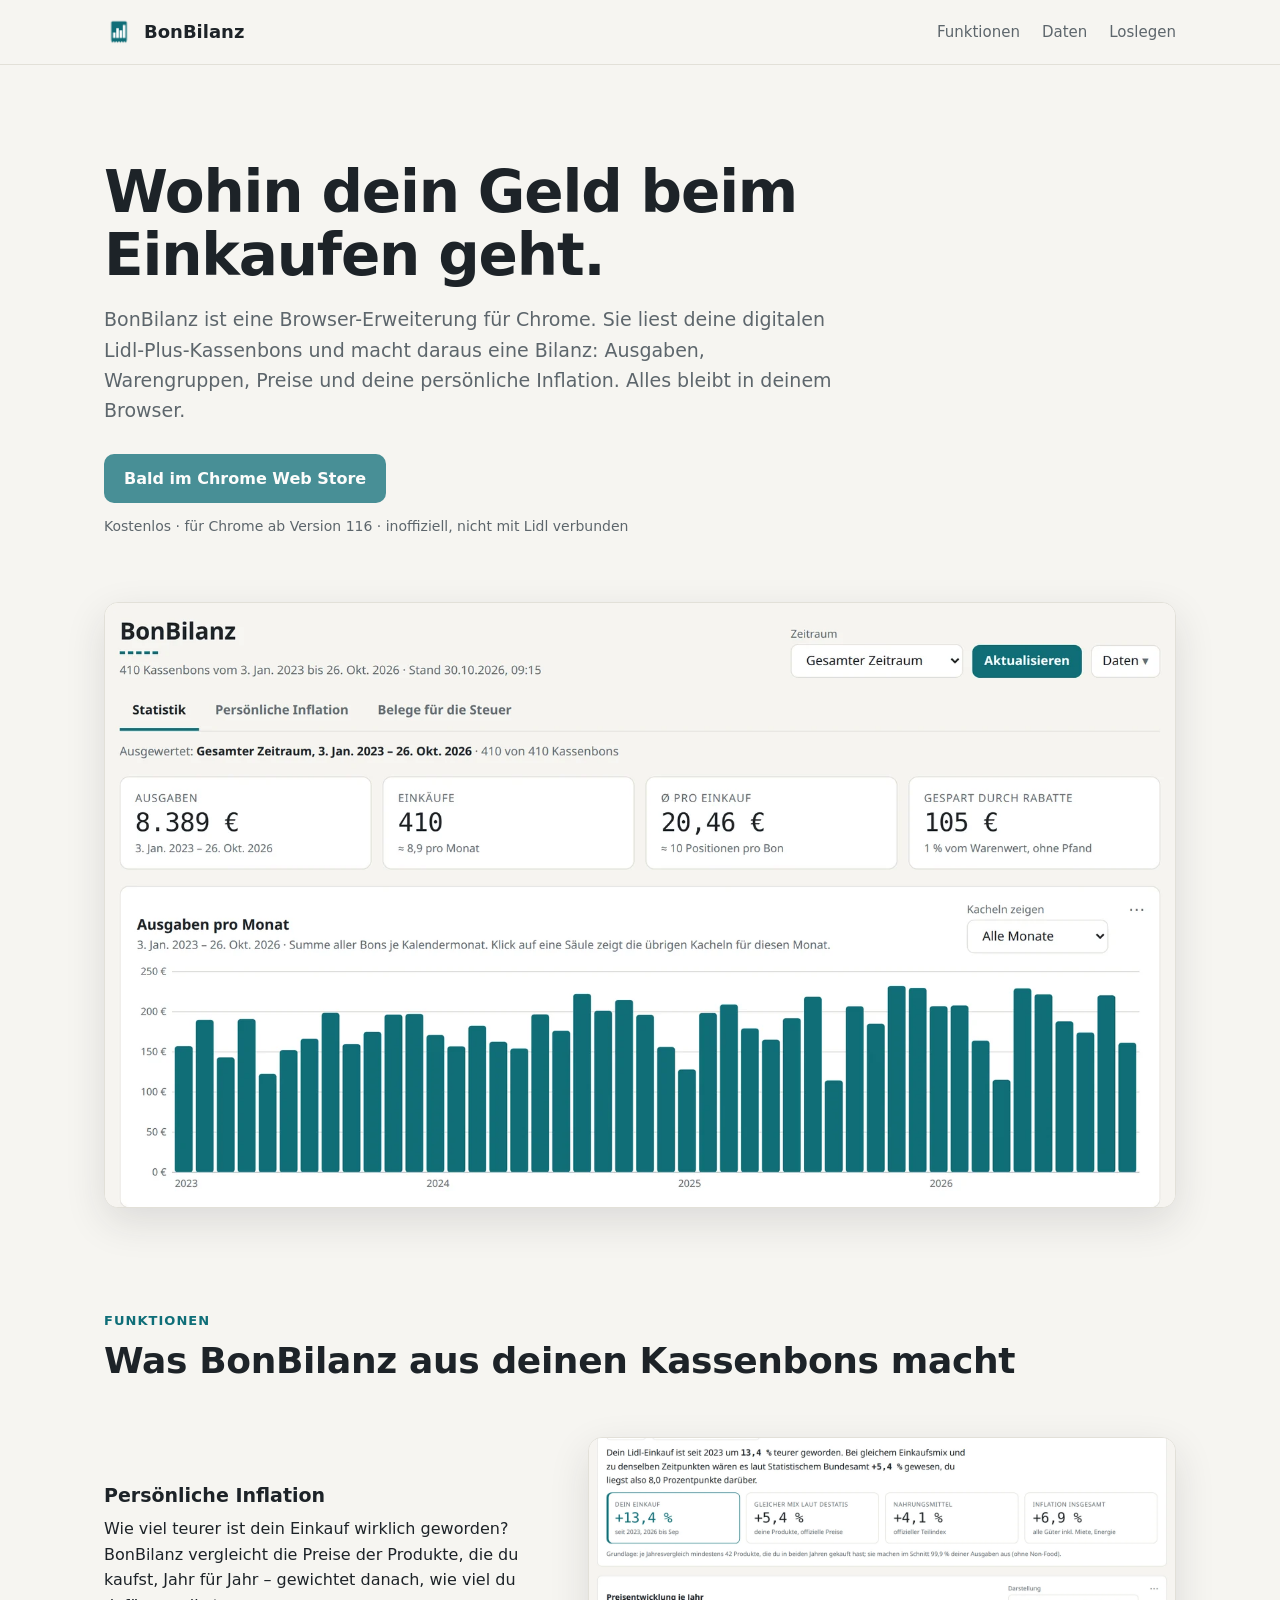
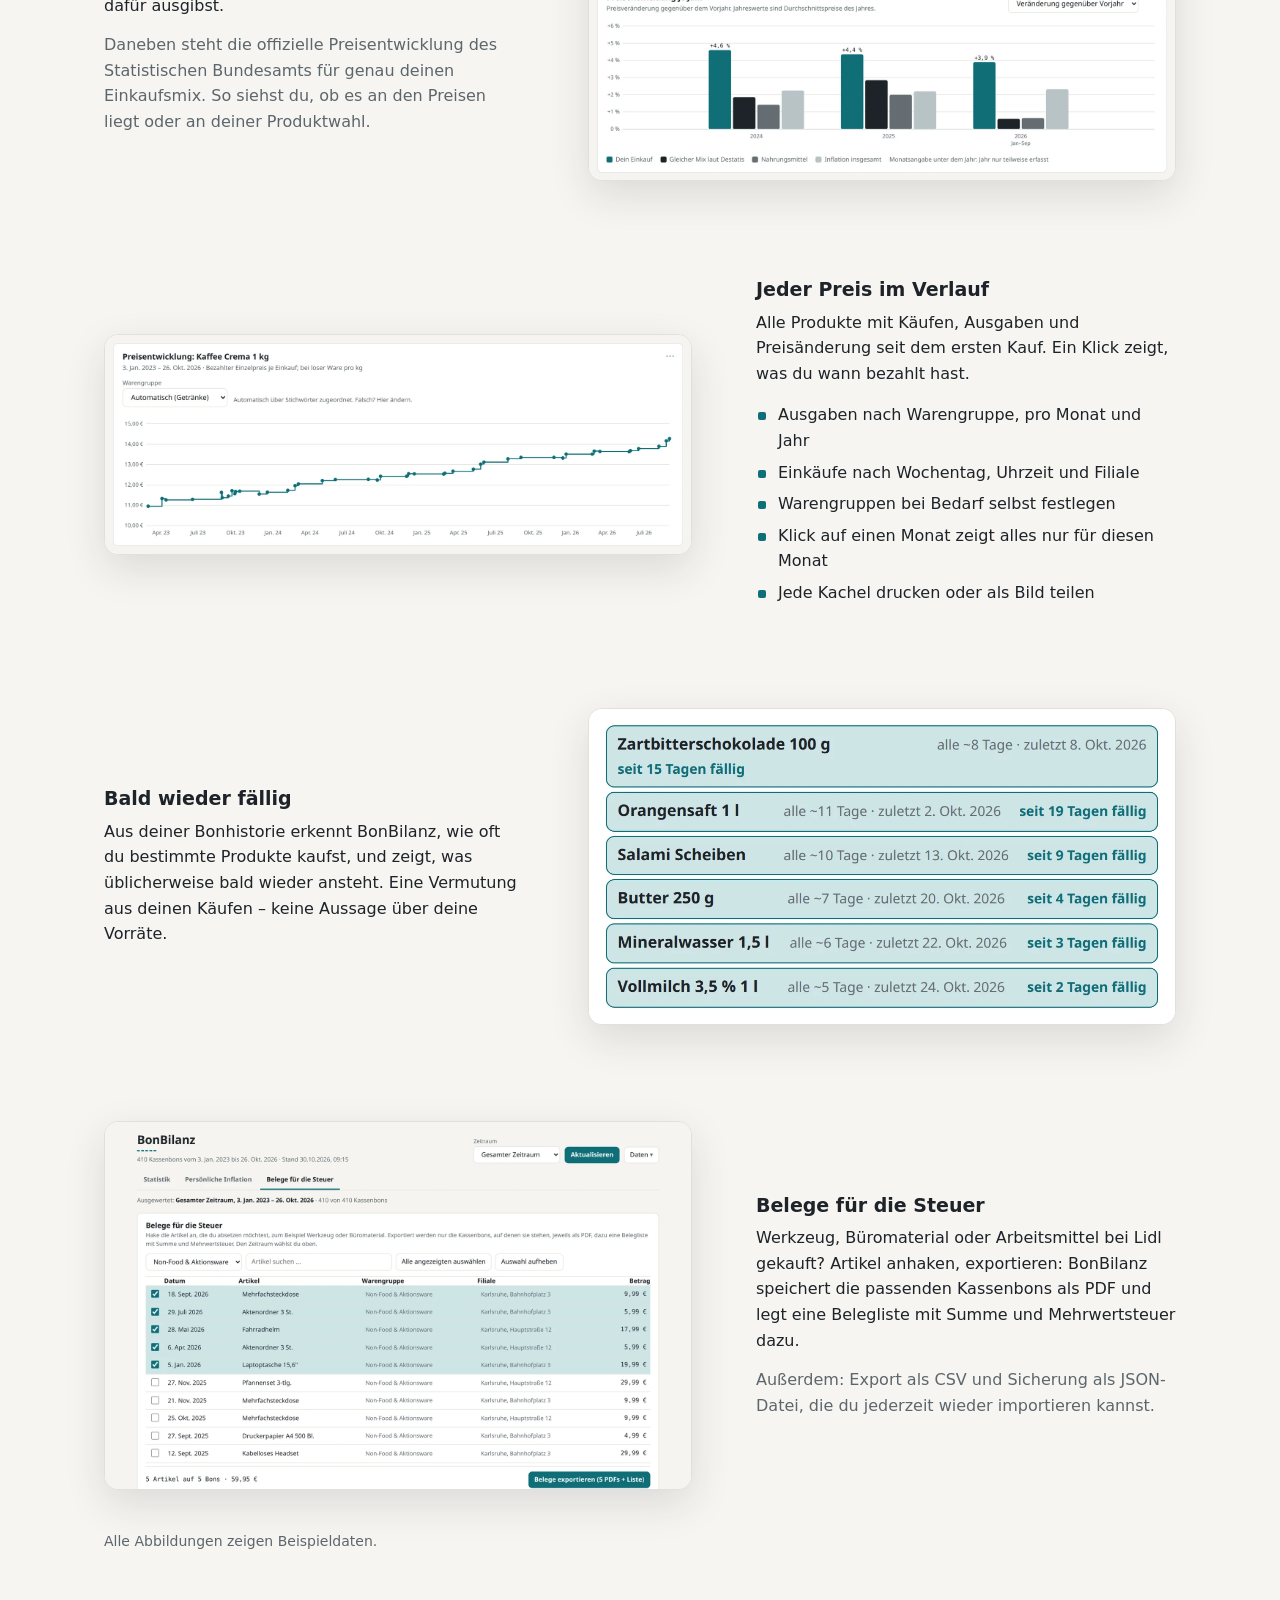
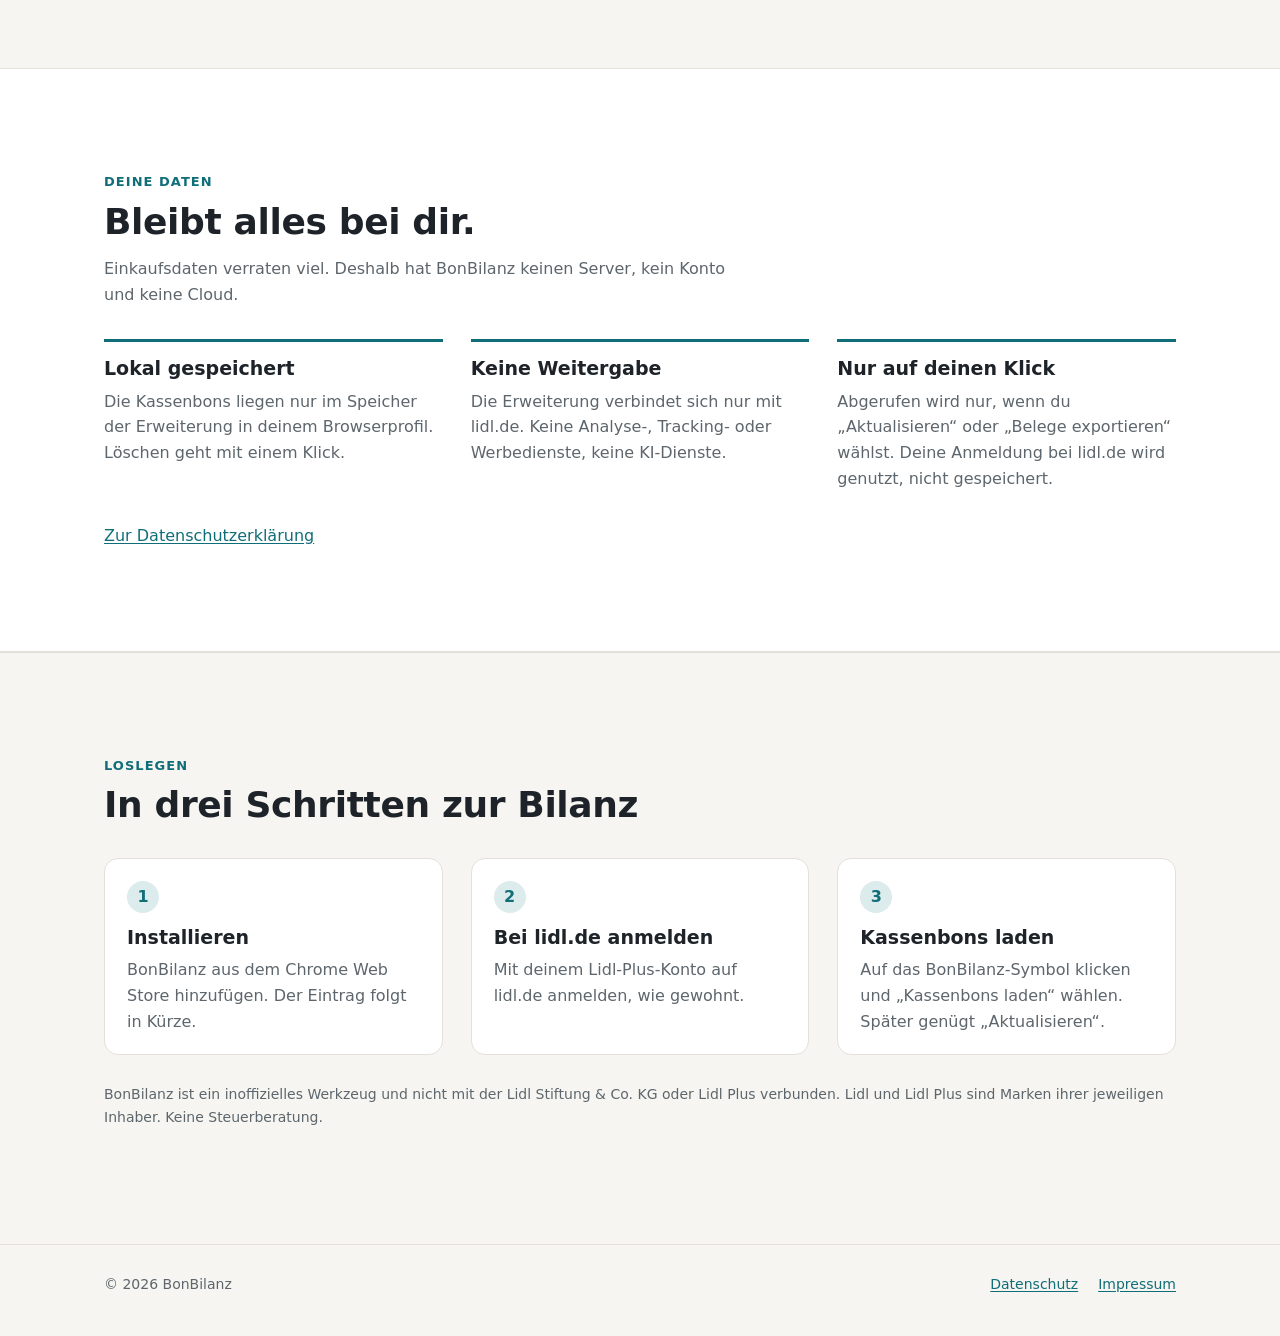
<file: index.html>
<!doctype html>
<html lang="de">
<head>
<meta charset="utf-8">
<meta name="viewport" content="width=device-width, initial-scale=1">
<title>BonBilanz – Einkaufsstatistik aus deinen Lidl-Plus-Kassenbons</title>
<meta name="description" content="Browser-Erweiterung für Chrome: Ausgaben, Warengruppen, Preisentwicklung und persönliche Inflation aus deinen digitalen Lidl-Plus-Kassenbons. Alles bleibt lokal in deinem Browser.">
<link rel="icon" type="image/png" href="/favicon.png?v=2">
<link rel="apple-touch-icon" href="/apple-touch-icon.png?v=2">
<meta name="apple-mobile-web-app-title" content="BonBilanz">
<link rel="stylesheet" href="stil.css">
</head>
<body>
<a class="skip" href="#inhalt">Zum Inhalt springen</a>
<header class="kopf">
  <div class="wrap">
    <a class="marke" href="./" aria-label="BonBilanz Startseite"><img src="bilder/icon-128.png" alt="" width="30" height="30">BonBilanz</a>
    <nav class="nav" aria-label="Hauptnavigation">
      <a href="#funktionen">Funktionen</a>
      <a class="opt" href="#datenschutz">Daten</a>
      <a href="#loslegen">Loslegen</a>
    </nav>
  </div>
</header>

<main id="inhalt">
  <section class="hero">
    <div class="wrap">
      <div class="hero-text">
        <h1>Wohin dein Geld beim Einkaufen geht.</h1>
        <p class="lead">BonBilanz ist eine Browser-Erweiterung für Chrome. Sie liest deine digitalen Lidl-Plus-Kassenbons und macht daraus eine Bilanz: Ausgaben, Warengruppen, Preise und deine persönliche Inflation. Alles bleibt in deinem Browser.</p>
        <div class="aktion">
          <a class="knopf" role="link" aria-disabled="true">Bald im Chrome Web Store</a>
          <span class="klein">Kostenlos · für Chrome ab Version 116 · inoffiziell, nicht mit Lidl verbunden</span>
        </div>
      </div>
      <figure class="hero-bild rahmen" style="margin-left:0;margin-right:0;margin-bottom:0">
        <img src="bilder/s1-uebersicht.webp" width="1600" height="904" alt="BonBilanz-Übersicht mit Ausgaben, Zahl der Einkäufe, Durchschnitt pro Einkauf, Rabatten und einem Säulendiagramm der Ausgaben pro Monat">
      </figure>
    </div>
  </section>

  <section class="abschnitt" id="funktionen" aria-labelledby="t-funktionen">
    <div class="wrap">
      <p class="kicker">Funktionen</p>
      <h2 id="t-funktionen" style="margin-bottom:clamp(36px,5vw,56px)">Was BonBilanz aus deinen Kassenbons macht</h2>

      <div class="funktion">
        <div class="text">
          <h3>Persönliche Inflation</h3>
          <p>Wie viel teurer ist dein Einkauf wirklich geworden? BonBilanz vergleicht die Preise der Produkte, die du kaufst, Jahr für Jahr – gewichtet danach, wie viel du dafür ausgibst.</p>
          <p class="muted">Daneben steht die offizielle Preisentwicklung des Statistischen Bundesamts für genau deinen Einkaufsmix. So siehst du, ob es an den Preisen liegt oder an deiner Produktwahl.</p>
        </div>
        <figure class="rahmen" style="margin:0"><img src="bilder/s2-inflation.webp" width="1600" height="934" loading="lazy" alt="Reiter Persönliche Inflation: Dein Einkauf ist seit 2023 um 13,4 Prozent teurer geworden, laut Destatis wären es 5,4 Prozent gewesen; darunter ein Säulendiagramm je Jahr"></figure>
      </div>

      <div class="funktion umgekehrt">
        <div class="text">
          <h3>Jeder Preis im Verlauf</h3>
          <p>Alle Produkte mit Käufen, Ausgaben und Preisänderung seit dem ersten Kauf. Ein Klick zeigt, was du wann bezahlt hast.</p>
          <ul class="punkte">
            <li>Ausgaben nach Warengruppe, pro Monat und Jahr</li>
            <li>Einkäufe nach Wochentag, Uhrzeit und Filiale</li>
            <li>Warengruppen bei Bedarf selbst festlegen</li>
            <li>Klick auf einen Monat zeigt alles nur für diesen Monat</li>
            <li>Jede Kachel drucken oder als Bild teilen</li>
          </ul>
        </div>
        <figure class="rahmen" style="margin:0"><img src="bilder/s3-produkte.webp" width="1600" height="599" loading="lazy" alt="Preisentwicklung für Kaffee Crema 1 kg als Stufendiagramm von rund 11 Euro im Jahr 2023 auf rund 14 Euro im Jahr 2026"></figure>
      </div>

      <div class="funktion">
        <div class="text">
          <h3>Bald wieder fällig</h3>
          <p>Aus deiner Bonhistorie erkennt BonBilanz, wie oft du bestimmte Produkte kaufst, und zeigt, was üblicherweise bald wieder ansteht. Eine Vermutung aus deinen Käufen – keine Aussage über deine Vorräte.</p>
        </div>
        <figure class="rahmen" style="margin:0"><img src="bilder/s4-rhythmus.webp" width="1110" height="598" loading="lazy" alt="Liste Bald wieder fällig mit Produkten wie Orangensaft, Salami und Butter, jeweils mit Kaufrhythmus und Tagen seit Fälligkeit"></figure>
      </div>

      <div class="funktion umgekehrt">
        <div class="text">
          <h3>Belege für die Steuer</h3>
          <p>Werkzeug, Büromaterial oder Arbeitsmittel bei Lidl gekauft? Artikel anhaken, exportieren: BonBilanz speichert die passenden Kassenbons als PDF und legt eine Belegliste mit Summe und Mehrwertsteuer dazu.</p>
          <p class="muted">Außerdem: Export als CSV und Sicherung als JSON-Datei, die du jederzeit wieder importieren kannst.</p>
        </div>
        <figure class="rahmen" style="margin:0"><img src="bilder/s5-belege.webp" width="1600" height="1000" loading="lazy" alt="Reiter Belege für die Steuer mit einer Artikelliste, fünf angehakten Non-Food-Artikeln und dem Knopf Belege exportieren"></figure>
      </div>
      <p class="klein" style="margin-top:40px">Alle Abbildungen zeigen Beispieldaten.</p>
    </div>
  </section>

  <section class="abschnitt band" id="datenschutz" aria-labelledby="t-daten">
    <div class="wrap">
      <p class="kicker">Deine Daten</p>
      <h2 id="t-daten">Bleibt alles bei dir.</h2>
      <p class="muted" style="max-width:62ch;margin:0">Einkaufsdaten verraten viel. Deshalb hat BonBilanz keinen Server, kein Konto und keine Cloud.</p>
      <div class="gitter">
        <div><h3>Lokal gespeichert</h3><p>Die Kassenbons liegen nur im Speicher der Erweiterung in deinem Browserprofil. Löschen geht mit einem Klick.</p></div>
        <div><h3>Keine Weitergabe</h3><p>Die Erweiterung verbindet sich nur mit lidl.de. Keine Analyse-, Tracking- oder Werbedienste, keine KI-Dienste.</p></div>
        <div><h3>Nur auf deinen Klick</h3><p>Abgerufen wird nur, wenn du „Aktualisieren“ oder „Belege exportieren“ wählst. Deine Anmeldung bei lidl.de wird genutzt, nicht gespeichert.</p></div>
      </div>
      <p style="margin:32px 0 0"><a href="datenschutz.html">Zur Datenschutzerklärung</a></p>
    </div>
  </section>

  <section class="abschnitt" id="loslegen" aria-labelledby="t-los">
    <div class="wrap">
      <p class="kicker">Loslegen</p>
      <h2 id="t-los">In drei Schritten zur Bilanz</h2>
      <ol class="schritte">
        <li><h3>Installieren</h3><p>BonBilanz aus dem Chrome Web Store hinzufügen. Der Eintrag folgt in Kürze.</p></li>
        <li><h3>Bei lidl.de anmelden</h3><p>Mit deinem Lidl-Plus-Konto auf lidl.de anmelden, wie gewohnt.</p></li>
        <li><h3>Kassenbons laden</h3><p>Auf das BonBilanz-Symbol klicken und „Kassenbons laden“ wählen. Später genügt „Aktualisieren“.</p></li>
      </ol>
      <p class="klein" style="margin-top:28px">BonBilanz ist ein inoffizielles Werkzeug und nicht mit der Lidl Stiftung &amp; Co. KG oder Lidl Plus verbunden. Lidl und Lidl Plus sind Marken ihrer jeweiligen Inhaber. Keine Steuerberatung.</p>
    </div>
  </section>
</main>

<footer class="fuss">
  <div class="wrap">
    <span>© 2026 BonBilanz</span>
    <nav aria-label="Rechtliches">
      <a href="datenschutz.html">Datenschutz</a>
      <a href="https://andreas-lindner.net/impressum.html">Impressum</a>
    </nav>
  </div>
</footer>
</body>
</html>
</file>
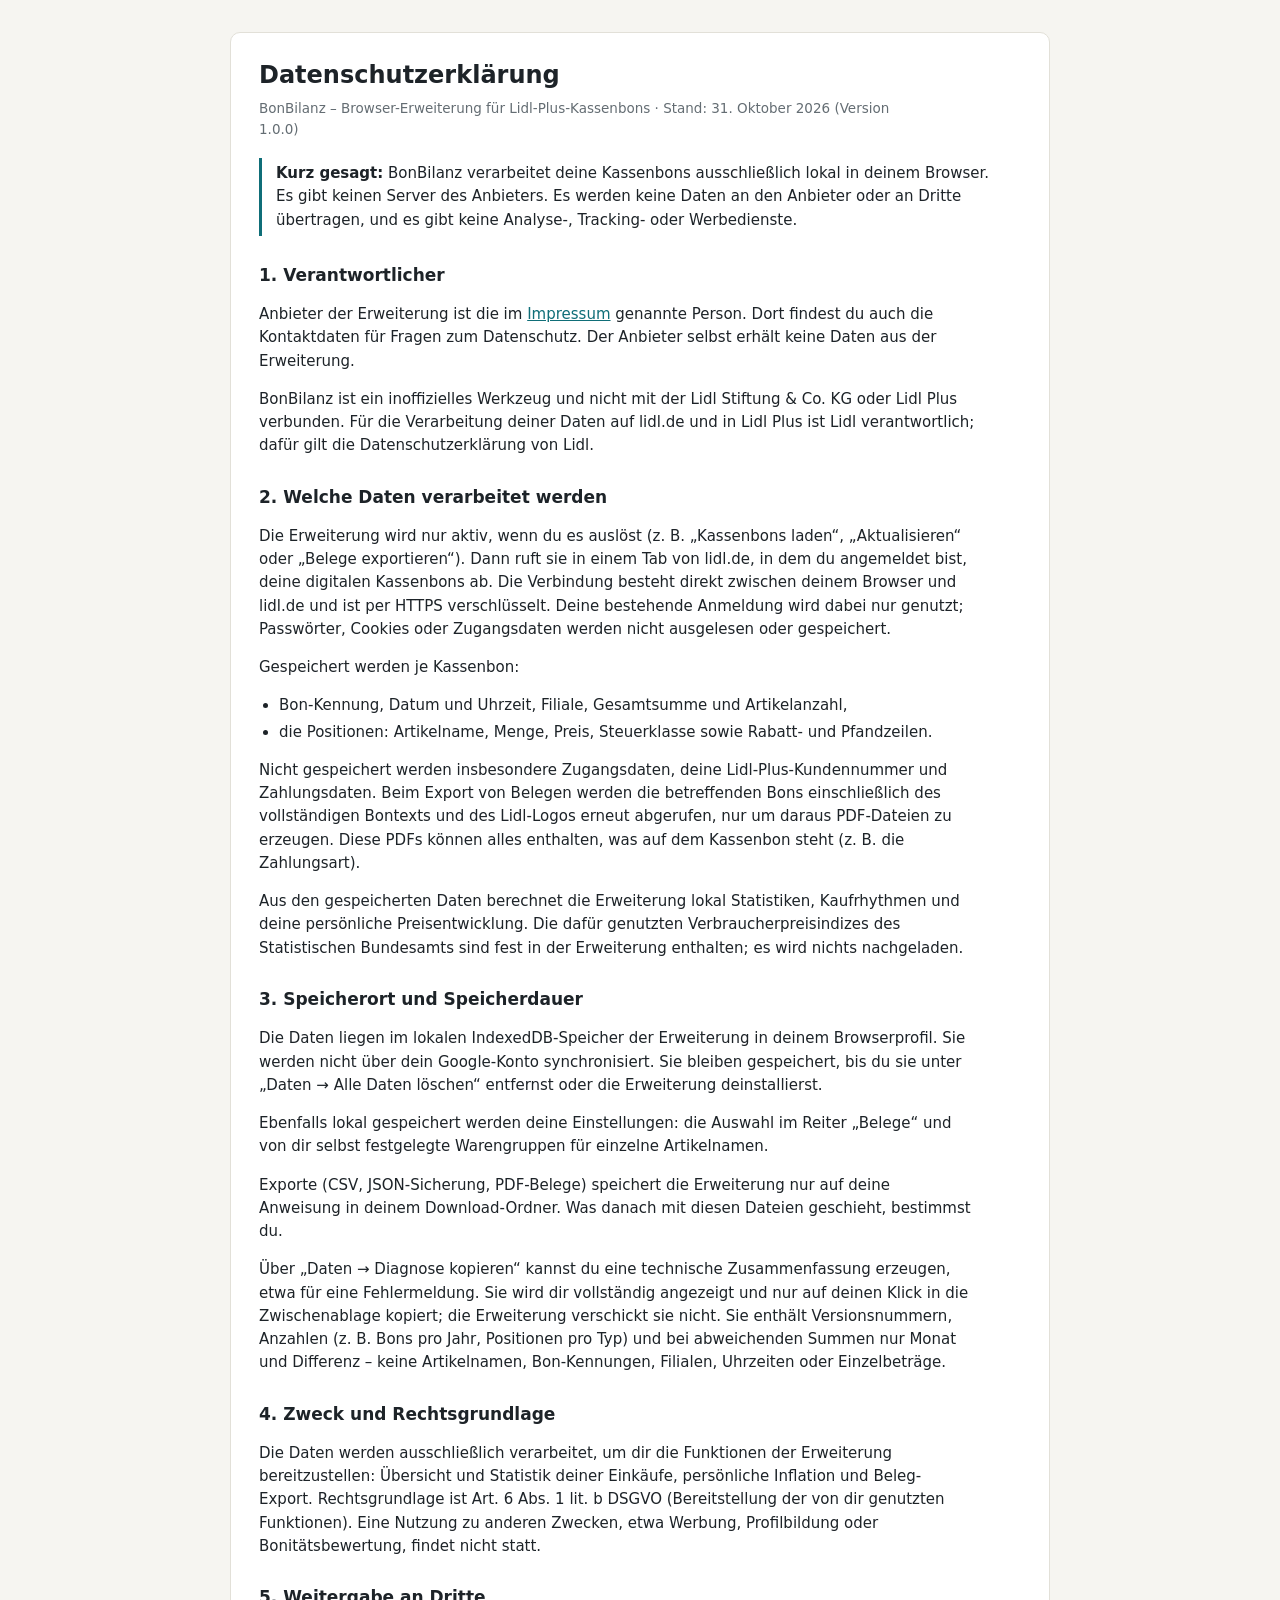
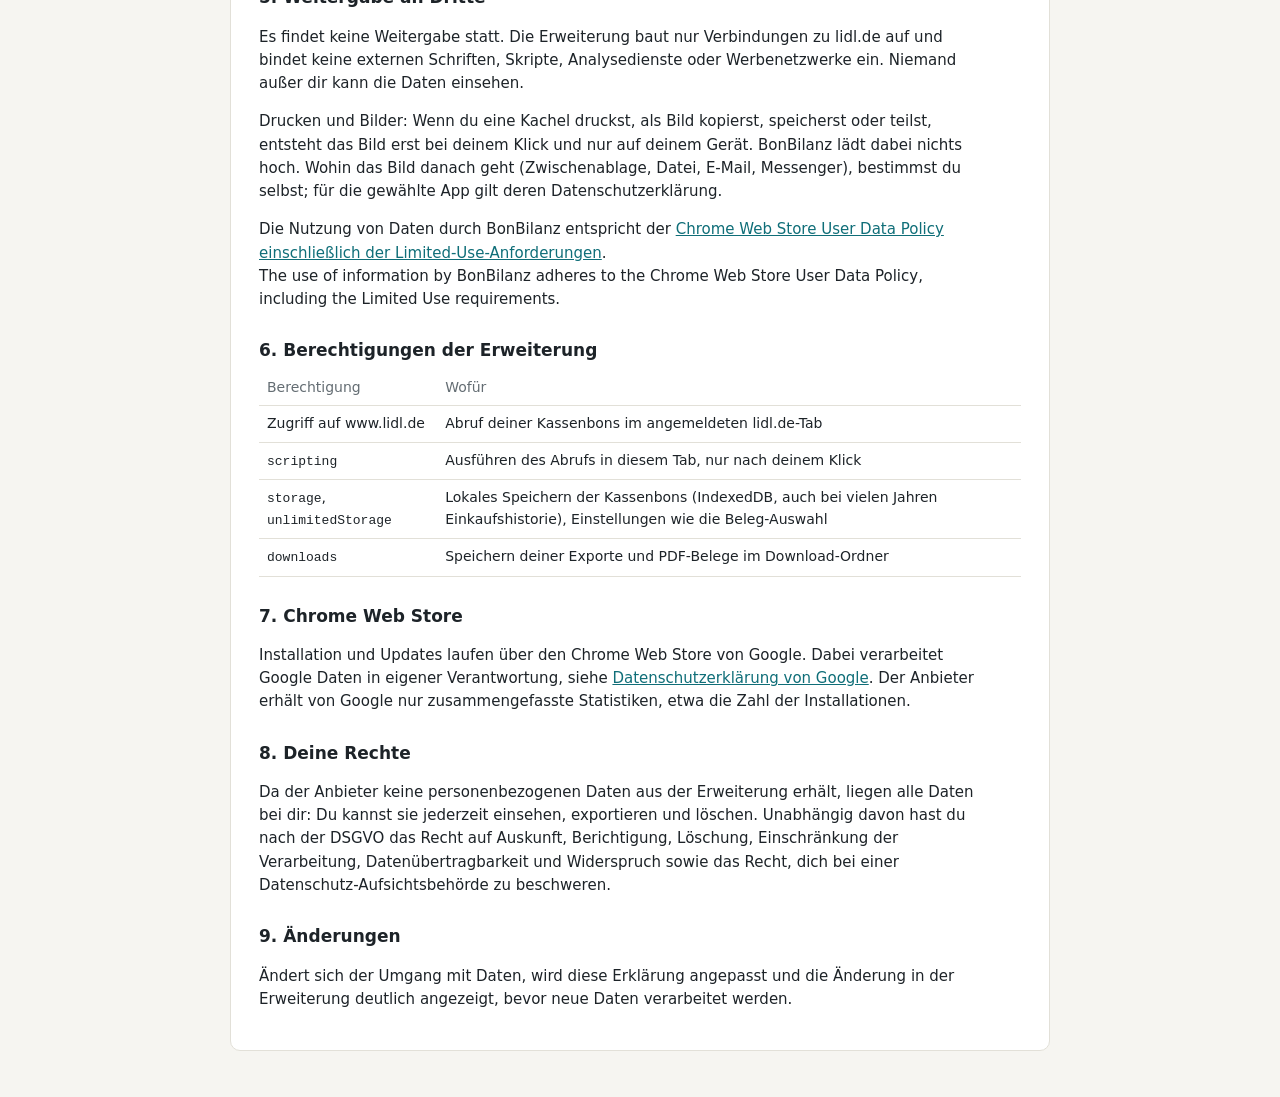
<file: datenschutz.html>
<!doctype html>
<html lang="de">
<head>
<meta charset="utf-8">
<meta name="viewport" content="width=device-width, initial-scale=1">
<title>Datenschutzerklärung – BonBilanz (Browser-Erweiterung)</title>
<link rel="icon" type="image/png" href="/favicon.png?v=2">
<link rel="apple-touch-icon" href="/apple-touch-icon.png?v=2">
<meta name="apple-mobile-web-app-title" content="BonBilanz">
<style>
  :root { --paper:#f6f5f1; --panel:#fff; --ink:#1d2328; --muted:#646d73; --line:#e2e0d8; --accent:#0f6e78; color-scheme: light dark; }
  @media (prefers-color-scheme: dark) { :root { --paper:#15191c; --panel:#1d2226; --ink:#e8ebec; --muted:#9aa4a9; --line:#2e353a; --accent:#4fb3bd; } }
  body { margin:0; background:var(--paper); color:var(--ink); font:15px/1.55 system-ui,-apple-system,"Segoe UI",Roboto,sans-serif; }
  main { max-width:820px; margin:0 auto; padding:32px 20px 48px; }
  .card { background:var(--panel); border:1px solid var(--line); border-radius:10px; padding:24px 28px; }
  h1 { font-size:24px; margin:0 0 4px; } h2 { font-size:17px; margin:26px 0 6px; }
  p, li { max-width:75ch; } ul { padding-left:20px; } li { margin:3px 0; }
  .meta { color:var(--muted); margin:0 0 18px; font-size:13.5px; }
  .kurz { border-left:3px solid var(--accent); padding:4px 0 4px 14px; margin:0 0 8px; }
  a { color:var(--accent); }
  table { border-collapse:collapse; width:100%; font-size:14px; } th, td { text-align:left; vertical-align:top; padding:7px 8px; border-bottom:1px solid var(--line); }
  th { color:var(--muted); font-weight:500; } code { font-size:13px; }
</style>
</head>
<body>
<main><div class="card">
<h1>Datenschutzerklärung</h1>
<p class="meta">BonBilanz – Browser-Erweiterung für Lidl-Plus-Kassenbons · Stand: 31. Oktober 2026 (Version 1.0.0)</p>

<p class="kurz"><b>Kurz gesagt:</b> BonBilanz verarbeitet deine Kassenbons ausschließlich lokal in deinem Browser. Es gibt keinen Server des Anbieters. Es werden keine Daten an den Anbieter oder an Dritte übertragen, und es gibt keine Analyse-, Tracking- oder Werbedienste.</p>

<h2>1. Verantwortlicher</h2>
<p>Anbieter der Erweiterung ist die im <a href="https://andreas-lindner.net/impressum.html" target="_blank" rel="noopener">Impressum</a> genannte Person. Dort findest du auch die Kontaktdaten für Fragen zum Datenschutz. Der Anbieter selbst erhält keine Daten aus der Erweiterung.</p>
<p>BonBilanz ist ein inoffizielles Werkzeug und nicht mit der Lidl Stiftung &amp; Co. KG oder Lidl Plus verbunden. Für die Verarbeitung deiner Daten auf lidl.de und in Lidl Plus ist Lidl verantwortlich; dafür gilt die Datenschutzerklärung von Lidl.</p>

<h2>2. Welche Daten verarbeitet werden</h2>
<p>Die Erweiterung wird nur aktiv, wenn du es auslöst (z. B. „Kassenbons laden“, „Aktualisieren“ oder „Belege exportieren“). Dann ruft sie in einem Tab von lidl.de, in dem du angemeldet bist, deine digitalen Kassenbons ab. Die Verbindung besteht direkt zwischen deinem Browser und lidl.de und ist per HTTPS verschlüsselt. Deine bestehende Anmeldung wird dabei nur genutzt; Passwörter, Cookies oder Zugangsdaten werden nicht ausgelesen oder gespeichert.</p>
<p>Gespeichert werden je Kassenbon:</p>
<ul>
  <li>Bon-Kennung, Datum und Uhrzeit, Filiale, Gesamtsumme und Artikelanzahl,</li>
  <li>die Positionen: Artikelname, Menge, Preis, Steuerklasse sowie Rabatt- und Pfandzeilen.</li>
</ul>
<p>Nicht gespeichert werden insbesondere Zugangsdaten, deine Lidl-Plus-Kundennummer und Zahlungsdaten. Beim Export von Belegen werden die betreffenden Bons einschließlich des vollständigen Bontexts und des Lidl-Logos erneut abgerufen, nur um daraus PDF-Dateien zu erzeugen. Diese PDFs können alles enthalten, was auf dem Kassenbon steht (z. B. die Zahlungsart).</p>
<p>Aus den gespeicherten Daten berechnet die Erweiterung lokal Statistiken, Kaufrhythmen und deine persönliche Preisentwicklung. Die dafür genutzten Verbraucherpreisindizes des Statistischen Bundesamts sind fest in der Erweiterung enthalten; es wird nichts nachgeladen.</p>

<h2>3. Speicherort und Speicherdauer</h2>
<p>Die Daten liegen im lokalen IndexedDB-Speicher der Erweiterung in deinem Browserprofil. Sie werden nicht über dein Google-Konto synchronisiert. Sie bleiben gespeichert, bis du sie unter „Daten → Alle Daten löschen“ entfernst oder die Erweiterung deinstallierst.</p>
<p>Ebenfalls lokal gespeichert werden deine Einstellungen: die Auswahl im Reiter „Belege“ und von dir selbst festgelegte Warengruppen für einzelne Artikelnamen.</p>
<p>Exporte (CSV, JSON-Sicherung, PDF-Belege) speichert die Erweiterung nur auf deine Anweisung in deinem Download-Ordner. Was danach mit diesen Dateien geschieht, bestimmst du.</p>

<p>Über „Daten → Diagnose kopieren“ kannst du eine technische Zusammenfassung erzeugen, etwa für eine Fehlermeldung. Sie wird dir vollständig angezeigt und nur auf deinen Klick in die Zwischenablage kopiert; die Erweiterung verschickt sie nicht. Sie enthält Versionsnummern, Anzahlen (z. B. Bons pro Jahr, Positionen pro Typ) und bei abweichenden Summen nur Monat und Differenz – keine Artikelnamen, Bon-Kennungen, Filialen, Uhrzeiten oder Einzelbeträge.</p>

<h2>4. Zweck und Rechtsgrundlage</h2>
<p>Die Daten werden ausschließlich verarbeitet, um dir die Funktionen der Erweiterung bereitzustellen: Übersicht und Statistik deiner Einkäufe, persönliche Inflation und Beleg-Export. Rechtsgrundlage ist Art. 6 Abs. 1 lit. b DSGVO (Bereitstellung der von dir genutzten Funktionen). Eine Nutzung zu anderen Zwecken, etwa Werbung, Profilbildung oder Bonitätsbewertung, findet nicht statt.</p>

<h2>5. Weitergabe an Dritte</h2>
<p>Es findet keine Weitergabe statt. Die Erweiterung baut nur Verbindungen zu lidl.de auf und bindet keine externen Schriften, Skripte, Analysedienste oder Werbenetzwerke ein. Niemand außer dir kann die Daten einsehen.</p>
<p>Drucken und Bilder: Wenn du eine Kachel druckst, als Bild kopierst, speicherst oder teilst, entsteht das Bild erst bei deinem Klick und nur auf deinem Gerät. BonBilanz lädt dabei nichts hoch. Wohin das Bild danach geht (Zwischenablage, Datei, E-Mail, Messenger), bestimmst du selbst; für die gewählte App gilt deren Datenschutzerklärung.</p>
<p>Die Nutzung von Daten durch BonBilanz entspricht der <a href="https://developer.chrome.com/docs/webstore/program-policies/limited-use" target="_blank" rel="noopener">Chrome Web Store User Data Policy einschließlich der Limited-Use-Anforderungen</a>.<br>
<span lang="en">The use of information by BonBilanz adheres to the Chrome Web Store User Data Policy, including the Limited Use requirements.</span></p>

<h2>6. Berechtigungen der Erweiterung</h2>
<table>
  <thead><tr><th>Berechtigung</th><th>Wofür</th></tr></thead>
  <tbody>
    <tr><td>Zugriff auf www.lidl.de</td><td>Abruf deiner Kassenbons im angemeldeten lidl.de-Tab</td></tr>
    <tr><td><code>scripting</code></td><td>Ausführen des Abrufs in diesem Tab, nur nach deinem Klick</td></tr>
    <tr><td><code>storage</code>, <code>unlimitedStorage</code></td><td>Lokales Speichern der Kassenbons (IndexedDB, auch bei vielen Jahren Einkaufshistorie), Einstellungen wie die Beleg-Auswahl</td></tr>
    <tr><td><code>downloads</code></td><td>Speichern deiner Exporte und PDF-Belege im Download-Ordner</td></tr>
  </tbody>
</table>

<h2>7. Chrome Web Store</h2>
<p>Installation und Updates laufen über den Chrome Web Store von Google. Dabei verarbeitet Google Daten in eigener Verantwortung, siehe <a href="https://policies.google.com/privacy" target="_blank" rel="noopener">Datenschutzerklärung von Google</a>. Der Anbieter erhält von Google nur zusammengefasste Statistiken, etwa die Zahl der Installationen.</p>

<h2>8. Deine Rechte</h2>
<p>Da der Anbieter keine personenbezogenen Daten aus der Erweiterung erhält, liegen alle Daten bei dir: Du kannst sie jederzeit einsehen, exportieren und löschen. Unabhängig davon hast du nach der DSGVO das Recht auf Auskunft, Berichtigung, Löschung, Einschränkung der Verarbeitung, Datenübertragbarkeit und Widerspruch sowie das Recht, dich bei einer Datenschutz-Aufsichtsbehörde zu beschweren.</p>

<h2>9. Änderungen</h2>
<p>Ändert sich der Umgang mit Daten, wird diese Erklärung angepasst und die Änderung in der Erweiterung deutlich angezeigt, bevor neue Daten verarbeitet werden.</p>
</div></main>
</body>
</html>
</file>
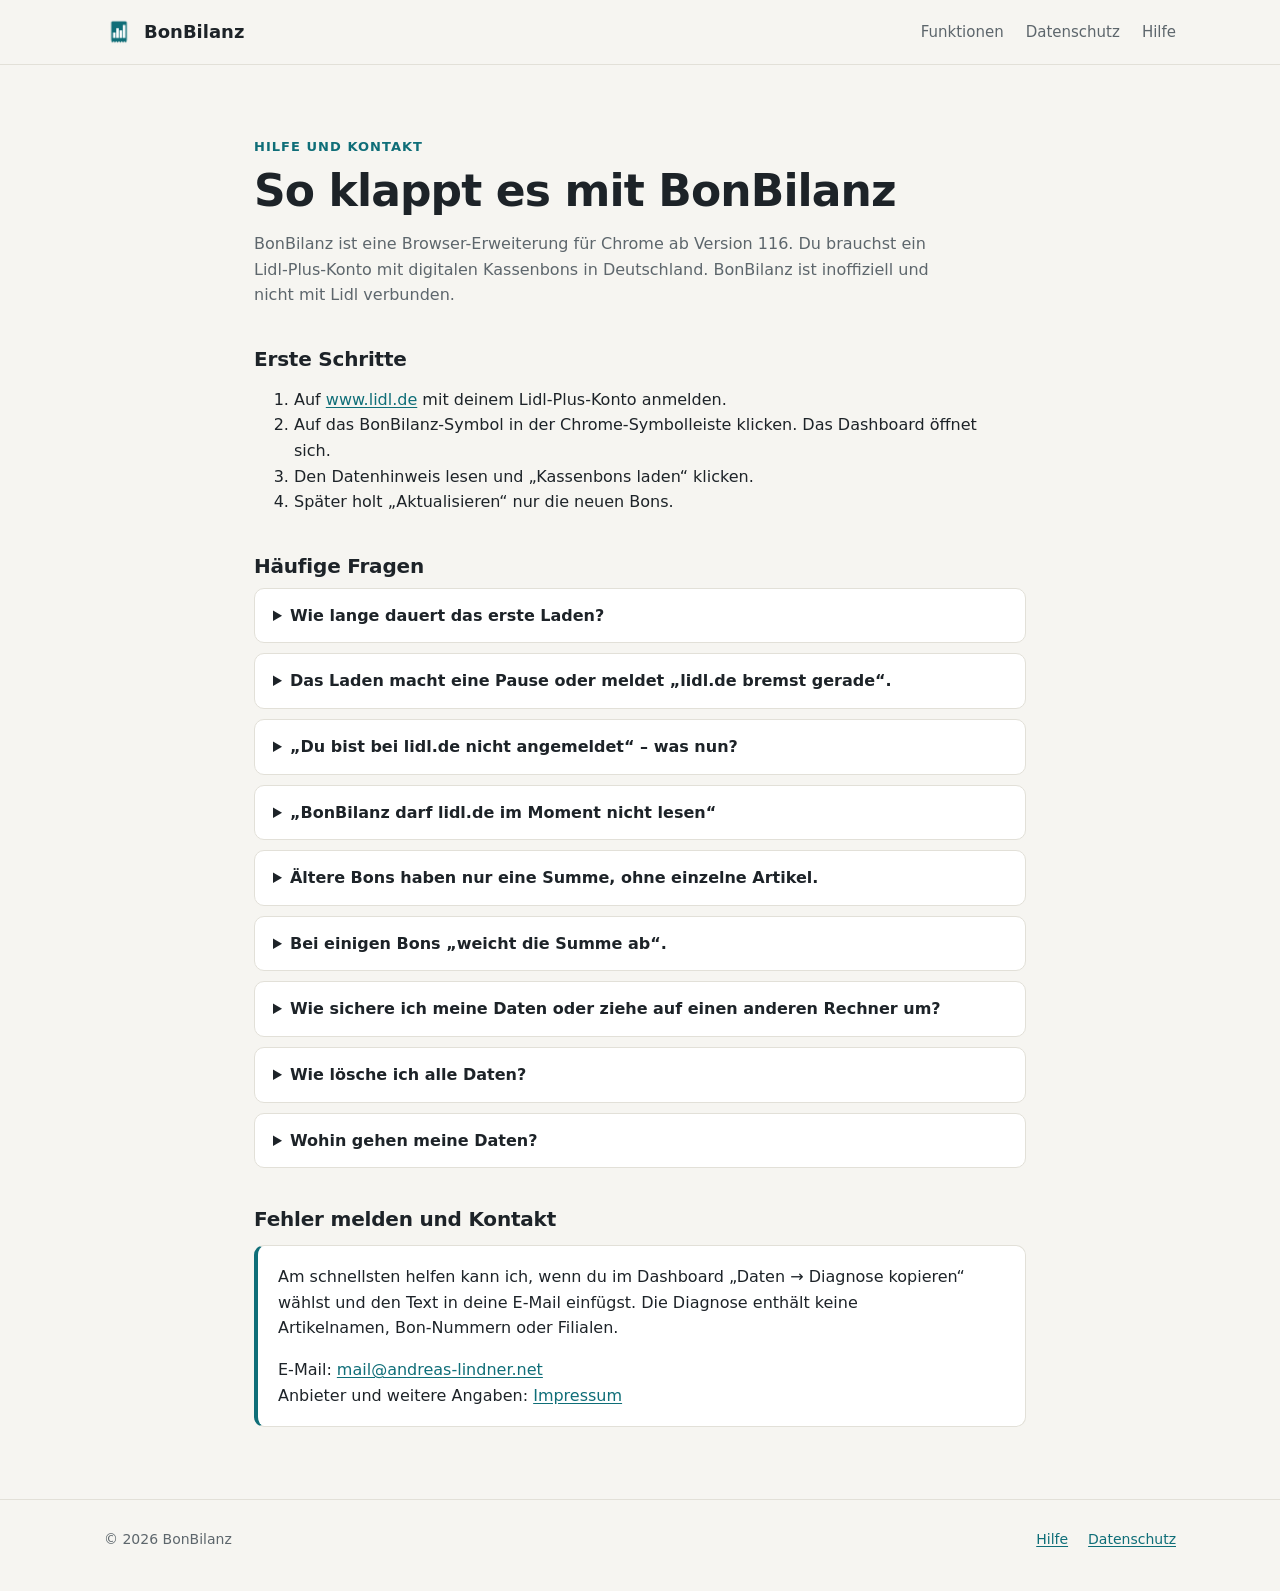
<file: hilfe.html>
<!doctype html>
<html lang="de">
<head>
<meta charset="utf-8">
<meta name="viewport" content="width=device-width, initial-scale=1">
<title>Hilfe und Kontakt – BonBilanz</title>
<meta name="description" content="Hilfe zu BonBilanz: erste Schritte, Laden vieler Kassenbons, Anmeldung bei lidl.de, Sicherung, Daten löschen und Kontakt.">
<link rel="icon" type="image/png" href="/favicon.png?v=2">
<link rel="apple-touch-icon" href="/apple-touch-icon.png?v=2">
<meta name="apple-mobile-web-app-title" content="BonBilanz">
<link rel="stylesheet" href="stil.css">
<style>
  .hilfe { padding: clamp(40px, 6vw, 72px) 0; }
  .hilfe .wrap { max-width: 820px; }
  .hilfe h1 { font-size: clamp(30px, 4.2vw, 44px); line-height: 1.12; letter-spacing: -.02em; margin: 0 0 14px; }
  .hilfe h2 { font-size: 20px; margin: 40px 0 10px; }
  .hilfe p, .hilfe li { max-width: 68ch; }
  .hilfe details { background: var(--panel); border: 1px solid var(--line); border-radius: 10px; padding: 14px 18px; margin: 10px 0; }
  .hilfe summary { font-weight: 600; cursor: pointer; }
  .hilfe details[open] summary { margin-bottom: 8px; }
  .kontakt { background: var(--panel); border: 1px solid var(--line); border-left: 4px solid var(--accent); border-radius: 10px; padding: 18px 20px; margin-top: 14px; }
</style>
</head>
<body>
<a class="skip" href="#inhalt">Zum Inhalt springen</a>
<header class="kopf">
  <div class="wrap">
    <a class="marke" href="./" aria-label="BonBilanz Startseite"><img src="bilder/icon-128.png" alt="" width="30" height="30">BonBilanz</a>
    <nav class="nav" aria-label="Hauptnavigation">
      <a href="./#funktionen">Funktionen</a>
      <a class="opt" href="datenschutz.html">Datenschutz</a>
      <a href="hilfe.html" aria-current="page">Hilfe</a>
    </nav>
  </div>
</header>

<main id="inhalt" class="hilfe">
  <div class="wrap">
    <p class="kicker">Hilfe und Kontakt</p>
    <h1>So klappt es mit BonBilanz</h1>
    <p class="muted">BonBilanz ist eine Browser-Erweiterung für Chrome ab Version 116. Du brauchst ein Lidl-Plus-Konto mit digitalen Kassenbons in Deutschland. BonBilanz ist inoffiziell und nicht mit Lidl verbunden.</p>

    <h2>Erste Schritte</h2>
    <ol>
      <li>Auf <a href="https://www.lidl.de">www.lidl.de</a> mit deinem Lidl-Plus-Konto anmelden.</li>
      <li>Auf das BonBilanz-Symbol in der Chrome-Symbolleiste klicken. Das Dashboard öffnet sich.</li>
      <li>Den Datenhinweis lesen und „Kassenbons laden“ klicken.</li>
      <li>Später holt „Aktualisieren“ nur die neuen Bons.</li>
    </ol>

    <h2>Häufige Fragen</h2>
    <details>
      <summary>Wie lange dauert das erste Laden?</summary>
      <p>Das hängt von der Zahl deiner Bons ab, bei einigen Hundert Bons meist ein paar Minuten. BonBilanz lädt in kleinen Paketen und speichert jedes Paket sofort. Lass das Dashboard dabei geöffnet. Du kannst nebenher normal weitersurfen.</p>
    </details>
    <details>
      <summary>Das Laden macht eine Pause oder meldet „lidl.de bremst gerade“.</summary>
      <p>Bei vielen Bons begrenzt lidl.de manchmal die Zahl der Abrufe oder beendet die Anmeldung zwischendurch. BonBilanz wartet dann kurz, öffnet die Kassenbon-Seite neu und macht langsamer weiter. Bereits geladene Bons bleiben gespeichert.</p>
    </details>
    <details>
      <summary>„Du bist bei lidl.de nicht angemeldet“ – was nun?</summary>
      <p>Öffne lidl.de, melde dich mit deinem Lidl-Plus-Konto an und klicke im Dashboard erneut auf „Aktualisieren“ bzw. „Kassenbons laden“. Es geht beim ersten fehlenden Bon weiter, nichts wird doppelt geladen.</p>
    </details>
    <details>
      <summary>„BonBilanz darf lidl.de im Moment nicht lesen“</summary>
      <p>Der Websitezugriff der Erweiterung ist in Chrome eingeschränkt. Klicke im Hinweis auf „Zugriff auf lidl.de erlauben“ oder stelle es unter chrome://extensions → BonBilanz → Details → Websitezugriff um.</p>
    </details>
    <details>
      <summary>Ältere Bons haben nur eine Summe, ohne einzelne Artikel.</summary>
      <p>Für ältere Einkäufe stellt lidl.de keinen Kassenzettel bereit, sondern nur Datum, Filiale und Summe. Wie weit zurück es Kassenzettel gibt, legt Lidl fest. Auf lidl.de steht dazu ein Hinweis mit einem Stichtag. Die tatsächliche Grenze kann aber auch später liegen und sich mit der Zeit verschieben. In der Lidl-Plus-App sind ältere Bons oft noch vollständig zu sehen. BonBilanz liest aber über lidl.de und bekommt dort für diese Bons nur die Summe.</p>
      <p>Diese Bons zählen bei Ausgaben pro Monat und Jahr, Filialen und Einkaufszeiten mit. Bei Warengruppen, Preisentwicklung und persönlicher Inflation fehlen sie. Diese Auswertungen beginnen deshalb erst mit den ersten Bons, für die es einen Kassenzettel gibt.</p>
      <p>Tipp: Was BonBilanz einmal geladen hat, bleibt gespeichert, auch wenn Lidl ältere Kassenzettel später nicht mehr anbietet. Aktualisiere deshalb regelmäßig und exportiere ab und zu eine Sicherung („Daten → Sicherung exportieren“).</p>
    </details>
    <details>
      <summary>Bei einigen Bons „weicht die Summe ab“.</summary>
      <p>Die Summe der einzelnen Positionen passt dann nicht zur Bonsumme. Das kann an besonderen Rabatten liegen oder daran, dass Lidl das Bon-Format geändert hat. Klicke einmal erneut auf „Aktualisieren“. Bleibt der Hinweis, melde dich gern mit der Diagnose (siehe unten).</p>
    </details>
    <details>
      <summary>Wie sichere ich meine Daten oder ziehe auf einen anderen Rechner um?</summary>
      <p>Im Dashboard oben rechts „Daten → Sicherung exportieren“. Die Datei kannst du in BonBilanz auf einem anderen Rechner oder nach einer Neuinstallation über „Daten → Sicherung importieren …“ wieder einlesen. Hast du BonBilanz vorher als Testversion („entpackt“) genutzt, sieht die Version aus dem Chrome Web Store diese Daten nicht automatisch. Exportiere sie dort und importiere sie in der neuen Version.</p>
    </details>
    <details>
      <summary>Wie lösche ich alle Daten?</summary>
      <p>„Daten → Alle Daten löschen“ im Dashboard. Auch das Deinstallieren der Erweiterung löscht alles. Deine Kassenbons bei Lidl Plus bleiben davon unberührt.</p>
    </details>
    <details>
      <summary>Wohin gehen meine Daten?</summary>
      <p>Nirgendwohin. BonBilanz speichert alles nur lokal in deinem Browser und schickt nichts an den Anbieter oder an Dritte. Details stehen in der <a href="datenschutz.html">Datenschutzerklärung</a>.</p>
    </details>

    <h2>Fehler melden und Kontakt</h2>
    <div class="kontakt">
      <p style="margin-top:0">Am schnellsten helfen kann ich, wenn du im Dashboard „Daten → Diagnose kopieren“ wählst und den Text in deine E-Mail einfügst. Die Diagnose enthält keine Artikelnamen, Bon-Nummern oder Filialen.</p>
      <p style="margin-bottom:0">E-Mail: <a href="mailto:mail@andreas-lindner.net?subject=BonBilanz">mail@andreas-lindner.net</a><br>
      Anbieter und weitere Angaben: <a href="https://andreas-lindner.net/impressum.html">Impressum</a></p>
    </div>
  </div>
</main>

<footer class="fuss">
  <div class="wrap">
    <span>© 2026 BonBilanz</span>
    <nav aria-label="Rechtliches">
      <a href="hilfe.html">Hilfe</a>
      <a href="datenschutz.html">Datenschutz</a>
      <a href="https
</file>
<file: stil.css>
:root {
  --paper: #f6f5f1; --panel: #ffffff; --ink: #1d2328; --muted: #5d666c; --line: #e2e0d8;
  --accent: #0f6e78; --accent-ink: #ffffff; --accent-soft: #dcebec;
  --shadow: 0 14px 40px rgba(29, 35, 40, .12);
  --radius: 14px; --max: 1120px;
  color-scheme: light dark;
}
@media (prefers-color-scheme: dark) {
  :root { --paper: #15191c; --panel: #1d2226; --ink: #e8ebec; --muted: #a0a9ae; --line: #2e353a;
    --accent: #4fb3bd; --accent-ink: #0f1a1c; --accent-soft: #1f3336; --shadow: 0 14px 40px rgba(0, 0, 0, .45); }
}
* { box-sizing: border-box; }
html { -webkit-text-size-adjust: 100%; scroll-behavior: smooth; }
@media (prefers-reduced-motion: reduce) { html { scroll-behavior: auto; } }
body { margin: 0; background: var(--paper); color: var(--ink);
  font: 16px/1.6 system-ui, -apple-system, "Segoe UI", Roboto, "Noto Sans", sans-serif; }
img { max-width: 100%; height: auto; display: block; }
a { color: var(--accent); text-underline-offset: 2px; }
a:focus-visible, button:focus-visible { outline: 3px solid var(--accent); outline-offset: 3px; border-radius: 4px; }
.wrap { max-width: var(--max); margin: 0 auto; padding: 0 24px; }
.skip { position: absolute; left: -9999px; } .skip:focus { left: 16px; top: 12px; background: var(--panel); padding: 8px 12px; z-index: 10; }

/* Kopf */
.kopf { border-bottom: 1px solid var(--line); }
.kopf .wrap { display: flex; align-items: center; justify-content: space-between; gap: 16px; min-height: 64px; }
.marke { display: inline-flex; align-items: center; gap: 10px; font-weight: 700; font-size: 18px; color: var(--ink); text-decoration: none; }
.marke img { width: 30px; height: 30px; }
.nav { display: flex; gap: 22px; font-size: 15px; }
.nav a { color: var(--muted); text-decoration: none; } .nav a:hover { color: var(--ink); }

/* Hero */
.hero { padding: clamp(48px, 8vw, 96px) 0 0; }
.hero-text { max-width: 760px; }
.hero h1 { font-size: clamp(34px, 5.2vw, 58px); line-height: 1.08; letter-spacing: -.02em; margin: 0 0 18px; }
.hero p.lead { font-size: clamp(17px, 1.6vw, 19px); color: var(--muted); margin: 0 0 28px; max-width: 62ch; }
.aktion { display: flex; flex-wrap: wrap; align-items: center; gap: 12px 20px; }
.knopf { display: inline-flex; align-items: center; gap: 8px; background: var(--accent); color: var(--accent-ink);
  font-weight: 600; font-size: 16px; padding: 12px 20px; border-radius: 10px; text-decoration: none; border: 0; }
.knopf[aria-disabled="true"] { opacity: .75; cursor: default; }
.klein { font-size: 14px; color: var(--muted); }
.hero-bild { margin-top: clamp(40px, 6vw, 64px); }
.rahmen { background: var(--panel); border: 1px solid var(--line); border-radius: var(--radius); box-shadow: var(--shadow); overflow: hidden; }

/* Abschnitte */
section.abschnitt { padding: clamp(56px, 8vw, 104px) 0; }
.abschnitt + .abschnitt { border-top: 1px solid var(--line); }
.kicker { font-size: 13px; font-weight: 600; letter-spacing: .08em; text-transform: uppercase; color: var(--accent); margin: 0 0 8px; }
h2 { font-size: clamp(26px, 3.2vw, 36px); line-height: 1.15; letter-spacing: -.01em; margin: 0 0 14px; }
h3 { font-size: 19px; line-height: 1.3; margin: 0 0 8px; }
.text p { margin: 0 0 14px; max-width: 60ch; } .text p:last-child { margin-bottom: 0; }
.muted { color: var(--muted); }

.funktion { display: grid; grid-template-columns: 5fr 7fr; gap: clamp(28px, 5vw, 64px); align-items: center; }
.funktion + .funktion { margin-top: clamp(56px, 8vw, 96px); }
.funktion.umgekehrt { grid-template-columns: 7fr 5fr; }
.funktion.umgekehrt .text { order: 2; }
.punkte { list-style: none; padding: 0; margin: 16px 0 0; }
.punkte li { position: relative; padding-left: 22px; margin: 6px 0; }
.punkte li::before { content: ""; position: absolute; left: 2px; top: .62em; width: 8px; height: 8px; border-radius: 2px; background: var(--accent); }

/* Datenschutz-Band */
.band { background: var(--panel); border-top: 1px solid var(--line); border-bottom: 1px solid var(--line); }
.band .gitter { display: grid; grid-template-columns: repeat(3, 1fr); gap: 28px; margin-top: 32px; }
.band .gitter > div { border-top: 3px solid var(--accent); padding-top: 14px; }
.band .gitter p { margin: 0; color: var(--muted); }

/* Schritte */
.schritte { list-style: none; counter-reset: s; padding: 0; margin: 32px 0 0; display: grid; grid-template-columns: repeat(3, 1fr); gap: 28px; }
.schritte li { counter-increment: s; background: var(--panel); border: 1px solid var(--line); border-radius: var(--radius); padding: 22px 22px 20px; }
.schritte li::before { content: counter(s); display: inline-grid; place-items: center; width: 32px; height: 32px; border-radius: 50%;
  background: var(--accent-soft); color: var(--accent); font-weight: 700; margin-bottom: 12px; }
.schritte p { margin: 0; color: var(--muted); }

/* Fuß */
.fuss { border-top: 1px solid var(--line); padding: 28px 0 40px; font-size: 14px; color: var(--muted); }
.fuss .wrap { display: flex; flex-wrap: wrap; justify-content: space-between; gap: 12px 24px; }
.fuss nav { display: flex; gap: 20px; }

/* Rechtstexte */
.recht { padding: clamp(40px, 6vw, 72px) 0 64px; }
.recht .inhalt { max-width: 760px; }
.recht h1 { font-size: clamp(30px, 4vw, 40px); line-height: 1.15; margin: 0 0 6px; }
.recht h2 { font-size: 22px; margin: 40px 0 10px; }
.recht h3 { font-size: 17px; margin: 24px 0 6px; }
.recht p, .recht li { max-width: 72ch; }
.recht ul { padding-left: 20px; } .recht li { margin: 4px 0; }
.meta { color: var(--muted); font-size: 14px; margin: 0 0 24px; }
.kurz { border-left: 3px solid var(--accent); background: var(--panel); padding: 14px 18px; border-radius: 0 10px 10px 0; margin: 0 0 8px; }
.offen { background: #fff4d6; color: #5a4300; border: 1px dashed #c99a1e; padding: 1px 6px; border-radius: 4px; }
@media (prefers-color-scheme: dark) { .offen { background: #3a2f12; color: #f3d98a; border-color: #8a6d1e; } }
.tabelle { overflow-x: auto; }
table { border-collapse: collapse; width: 100%; font-size: 15px; }
th, td { text-align: left; vertical-align: top; padding: 9px 10px; border-bottom: 1px solid var(--line); }
th { color: var(--muted); font-weight: 600; }
code { font-size: 14px; }

@media (max-width: 860px) {
  .funktion, .funktion.umgekehrt { grid-template-columns: 1fr; }
  .funktion.umgekehrt .text { order: 0; }
  .band .gitter, .schritte { grid-template-columns: 1fr; }
}
@media (max-width: 560px) {
  .nav { gap: 14px; font-size: 14px; } .nav .opt { display: none; }
  .wrap { padding: 0 18px; }
}
</file>
